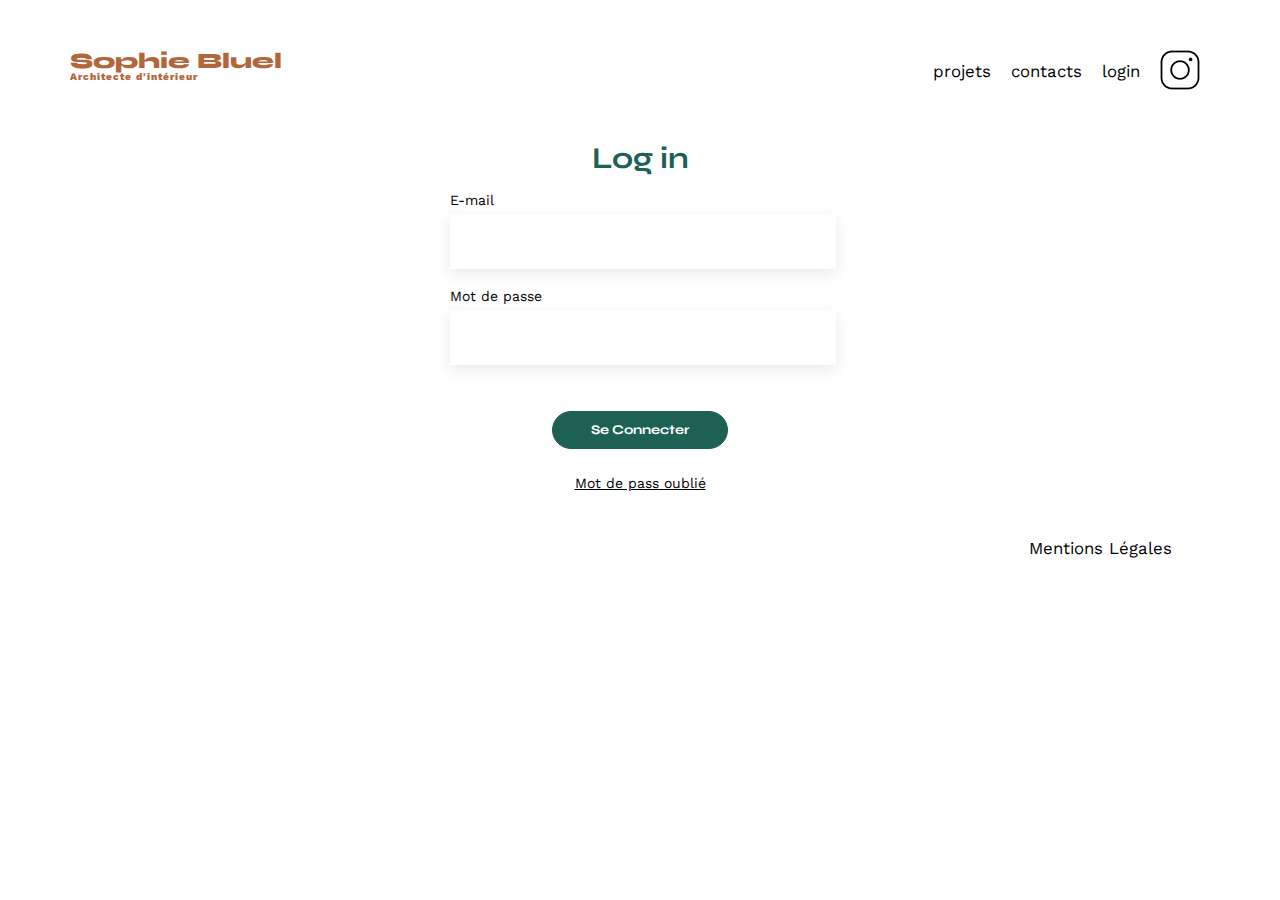
<file: login/loginPage.html>
<!DOCTYPE html>
<html lang="en">
    <head>
        <meta charset="UTF-8">
        <meta name="viewport" content="width=device-width, initial-scale=1.0">
        <link rel="preconnect" href="https://fonts.googleapis.com">
        <link rel="preconnect" href="https://fonts.gstatic.com" crossorigin>
        <link href="https://fonts.googleapis.com/css2?family=Syne:wght@700;800&family=Work+Sans&display=swap" rel="stylesheet">
        <link rel="stylesheet" href="../assets/style.css">
    </head>
<body>
    <header>
        <h1>Sophie Bluel <span>Architecte d'intérieur</span></h1>
        <nav>
            <ul>
                <li><a href="../index.html#portfolio" alt="Go to projet">projets</a></li>
                <li><a href="../index.html#contact" alt="Go to contact">contacts</a></li>
                <li><a href="../login/loginPage.html">login</a></li>
                <li><img src="../assets/icons/instagram.png" alt="Instagram"></li>
            </ul>
        </nav>
    </header>
    <div>
        
        <form  action="../index.html" methode="post" class="formLogin">
            <h2>Log in</h2>
            <div class="formError"></div>
            <div>
                <label for="email">E-mail</label>
                <input type="email" name="email" id="email"  required/>
            </div>
            <div>
                <label for="password">Mot de passe</label>
                <input type="password" name="password" id="password"  required/>
            </div>     
            <input type="submit"  value="Se Connecter">
            <a href="#">Mot de pass oublié</a>
        </form>
    </div>
    
    <footer>
        <nav>
            <ul>
                <li>Mentions Légales</li>
            </ul>
        </nav>
    </footer>
    <script src="../model/User.js"></script>
    <script src="./login.js"></script>
</body>
</html>
</file>
<file: assets/style.css>
/* http://meyerweb.com/eric/tools/css/reset/
   v2.0 | 20110126
   License: none (public domain)
*/

html, body, div, span, applet, object, iframe,
h1, h2, h3, h4, h5, h6, p, blockquote, pre,
a, abbr, acronym, address, big, cite, code,
del, dfn, em, img, ins, kbd, q, s, samp,
small, strike, strong, sub, sup, tt, var,
b, u, i, center,
dl, dt, dd, ol, ul, li,
fieldset, form, label, legend,
table, caption, tbody, tfoot, thead, tr, th, td,
article, aside, canvas, details, embed,
figure, figcaption, footer, header, hgroup,
menu, nav, output, ruby, section, summary,
time, mark, audio, video {
	margin: 0;
	padding: 0;
	border: 0;
	font-size: 100%;
	font: inherit;
	vertical-align: baseline;
	
}
/* HTML5 display-role reset for older browsers */
article, aside, details, figcaption, figure,
footer, header, hgroup, menu, nav, section {
	display: block;
}
body {
	line-height: 1;
}
ol, ul {
	list-style: none;
}
blockquote, q {
	quotes: none;
}
blockquote:before, blockquote:after,
q:before, q:after {
	content: '';
	content: none;
}
table {
	border-collapse: collapse;
	border-spacing: 0;
}
/** end reset css**/
body {
	max-width: 1140px;
	margin:auto;
	font-family: 'Work Sans' ;
	font-size: 14px;
}
header {
	display: flex;
	justify-content: space-between;
	margin: 50px 0
}
section {
	margin: 50px 0
}

h1{
	display: flex;
	flex-direction: column;
	font-family: 'Syne';
	font-size: 22px;
	font-weight: 800;
	color: #B1663C
}

h1 > span {
	font-family: 'Work Sans';
	font-size:10px;
	letter-spacing: 0.1em;
;
}

h2{
	font-family: 'Syne';
	font-weight: 700;
	font-size: 30px;
	color: #1D6154
}
nav ul {
	display: flex;
	align-items: center;
	list-style-type: none;

}
nav li {
	padding: 0 10px;
	font-size: 1.2em;

}
nav a{
	text-decoration: none;
	color:black;
}

li:hover,li a:hover {
	color: #B1663C;
}
#introduction {
	display: flex;
	align-items: center;
}
#introduction figure {
	flex: 1
}
#introduction img {
	display: block;
	margin: 0 auto 20px auto;
	width: 80%;
}

#introduction article {
	flex: 1
}
#introduction h2 {
	margin-bottom: 1em;
}

#introduction p {
	margin-bottom: 0.5em;
}
#portfolio h2 {
	text-align: center;
	margin-bottom: 1em;
}
.gallery {
	width: 100%;
	display: grid;
	grid-template-columns: 1fr 1fr 1fr;
	grid-column-gap: 20px;
	grid-row-gap: 20px;
}

.gallery img {
	width: 100%;

}
#contact {
	width: 50%;
margin: auto;
}
#contact > * {
	text-align: center;

}
#contact h2{
	margin-bottom: 20px;
}
#contact form {
	text-align: left;
	margin-top:30px;
	display: flex;
	flex-direction: column;
}

#contact input {
	height: 50px;
	font-size: 1.2em;
	border: none;
	box-shadow: 0px 4px 14px rgba(0, 0, 0, 0.09);
}
#contact input[type="submit"]{
	padding: 10px 25px 10px 25px;
	margin: 30px auto 0 auto;
}
#contact label {
	margin: 2em 0 1em 0;
}
#contact textarea {
	border: none;
	box-shadow: 0px 4px 14px rgba(0, 0, 0, 0.09);
}

.selected,.formLogin input[type="submit"],.btnAjout,.modal button,#contact input[type="submit"]{
	color: white !important;
	background-color: #1D6154;
}
.formLogin input[type="submit"],.formAjout input[type="submit"],.btnAjout,.selection ul li,.modal button,#contact input[type="submit"]{
	font-family: 'Syne';
	font-weight: 700;
	width: fit-content;
	text-align: center;
	border-radius: 60px ;
	border: 1px solid #1D6154 ;	
}

footer nav ul {
	display: flex;
	justify-content: flex-end;
	margin: 2em
}
/* filtre category */
.selection{
	margin-bottom: 20px;
}
.selection ul{
	display: flex;
	justify-content: center;
	flex-direction: row;
}
.selection ul li{
	margin-right: 10px;
	padding: 10px;
}
 
 /* login page */
 .formLogin input[type="submit"],.formAjout input[type="submit"] ,.btnAjout{
	padding: 10px 38px;
 }
 .formLogin{
	width: 100%;
	align-items: center;
}
.formLogin, .formAjout{
	display: flex;
	flex-direction: column;
	margin: 50px auto;
}
.formLogin h2{
	margin-bottom: 20px;
}

label , input{
	display: block;
}
.formLogin div input{width: 100%;}
.formLogin div input,.formAjout div input[type="text"],.formAjout select{
	margin-top: 7px;
	margin-bottom: 20px;
	border: 1px  solid white;
	height: 51px;
	box-shadow: 0px 4px 14px rgba(0, 0, 0, 0.09);
}
.formLogin div{
	width: 33.3%;
}

.formLogin a{
	color:black;
	text-decoration: underline;
}
.separation{
	background-color: grey;
	height: 2px;
	width: 100%;
}
/* page index when connected */
.editBtn{	
font-family: 'Work Sans';
font-style: normal !important;
font-weight: 400;
font-size: 14px;
line-height: 16px;
text-align: center;
color: #000000 !important;
}
/* modal */
.backmodal{
	overflow: auto;
	position: fixed;
	display: none;
	width: 100%;
	height: 100vh;
	background-color: rgba(63, 63, 58, 0.5);
	top:0;
	left:0;
	z-index: 0;
}
.modal{	
	width: 630px;
	height: 730px;
	position:relative ;
	background-color: white;
	border-radius: 10px;
	margin : 50px auto;
	display: flex;
	flex-direction: column;
	align-items: center;	
	padding:60px 105px 30px 105px;
	z-index: 1;
}
.fa-xmark{
	position: absolute;
	top: 10px;
	right: 10px;
}
.fa-arrow-left-long{
	position: absolute;
	top: 10px;
	left: 10px;
}
.modal form div{
	margin-bottom: 30px;
}
.modal figure{
    width: 79px;
	height:140;
	font-size: small;
	position:relative;
	margin: 0 auto;
}
.modal figure img{
	height: 70%;
	width: 100%;
	object-fit: cover;
}
.modal button,.formLogin input[type="submit"],.formAjout input[type="submit"]{
	margin : 2em auto ;
}
.modal p{
	color: red;
}
.mingallery {
	width: 100%;
	display: grid;
	grid-template-rows: 1fr 1fr 1fr 1fr;
	grid-template-columns: 1fr 1fr 1fr 1fr 1fr;
	grid-column-gap: 20px;
	grid-row-gap: 20px;
}

/* modal Ajout Photo */
.formAjout {
	width: 67%;
	align-items: stretch;
}
.formAjout input[type="submit"]{
	width:fit-content
}
.formAjout div:nth-child(1){
	display: flex;
	flex-direction: column;
	align-items: center;
	justify-content: center;
	background: #E8F1F7;
    border-radius: 3px;
	width: 420px;
	height: 169px;
}
.dustbin{
	position: absolute;
	top:5px;
	right:5px;
	padding:5px;
	color: white;
	background-color: #44444497;
}

.formAjout input[type="file"]{
	color: transparent;
 	visibility:hidden;
	height: 0;
	background-color: transparent;
}
.fa-image{
	font-size:58px;
	display: block;
	color: #B9C5CC;
	margin-bottom: 30px;
}
.formAjout button{
	padding: 10px 30px;
	background: #CBD6DC;
	color:#306685;
	border: none;
	margin:0;
}
.formAjout input,.formAjout select{
	padding-left :2%;
	font-family: 'Work Sans';
	font-style: normal;
	font-weight: 400;
	font-size: 14px;
	line-height: 16px;
	color: #444444;
}
.formAjout input{
	width:97%
}
.formAjout select{
	width: 100%;
}
.moins,.plus{
	position:absolute;
	top:300px;
}
.plus{
	right:55px;
}
.moins{
	left:55px;
}
.editBtnPhoto{
	margin-left:57px;
}
</file>
